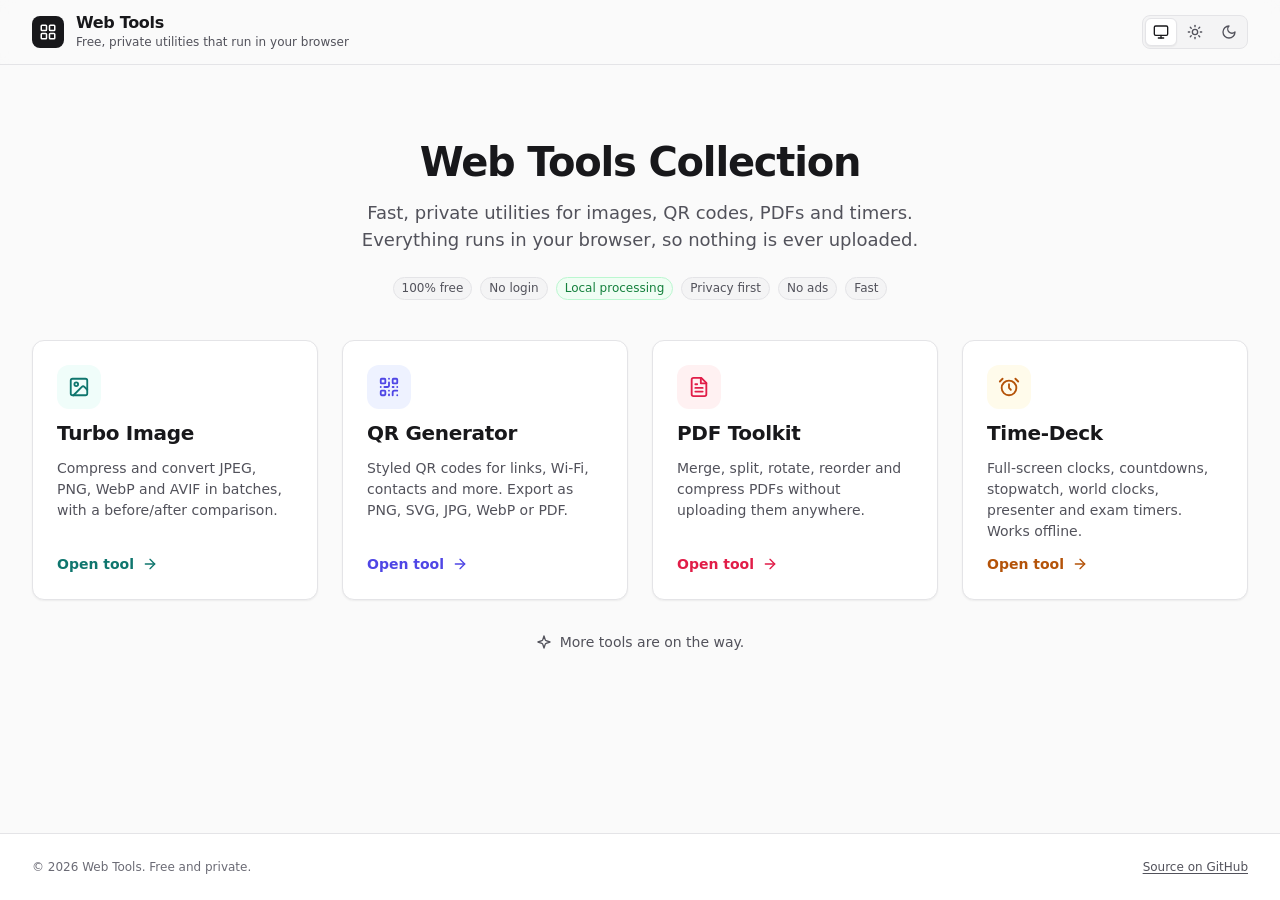
<file: index.html>
<!DOCTYPE html>
<html lang="en">
<head>
    <meta charset="UTF-8">
    <meta name="viewport" content="width=device-width, initial-scale=1.0">
    <meta name="color-scheme" content="light dark">
    <meta name="theme-color" content="#fafafa" media="(prefers-color-scheme: light)">
    <meta name="theme-color" content="#09090b" media="(prefers-color-scheme: dark)">
    <script>
      // Theme preference: 'system' (default) | 'light' | 'dark'. Applied before first
      // paint so there is no flash. Shared across all tools on this origin. See README.
      (function () {
        try {
          var d = document.documentElement, ls = localStorage;
          // One-time cleanup: earlier versions stored the OS value as if it were a choice.
          ls.removeItem('theme');
          ls.removeItem('pdf-theme');
          var p = ls.getItem('theme-preference');
          if (p !== 'light' && p !== 'dark') p = 'system';
          d.setAttribute('data-theme-pref', p);
          if (p !== 'system') {
            d.setAttribute('data-theme', p);
            var c = p === 'dark' ? '#09090b' : '#fafafa';
            var m = document.querySelectorAll('meta[name="theme-color"]');
            for (var i = 0; i < m.length; i++) m[i].setAttribute('content', c);
          }
        } catch (e) {}
      })();
    </script>

    <!-- SEO Meta Tags -->
    <title>Free Online Web Tools – Image Compressor, QR Code Generator, PDF Toolkit & Timers</title>
    <meta name="description" content="Free, private browser tools with no sign-up and no uploads: compress and convert images, generate QR codes, merge and split PDFs, and run full-screen clocks, countdowns and timers. Everything runs locally in your browser.">
    <meta name="keywords" content="free online tools, web tools, image compressor, image converter, webp converter, qr code generator, pdf merge, pdf split, pdf toolkit, online timer, countdown timer, stopwatch, world clock, presentation timer, privacy-first tools, no upload">
    <meta name="robots" content="index, follow, max-image-preview:large">
    <meta name="application-name" content="Web Tools Collection">

    <!-- Favicon -->
    <link rel="icon" type="image/svg+xml" href="favicon.svg">
    <link rel="icon" type="image/png" href="favicon.png">
    <link rel="apple-touch-icon" href="favicon.png">
    <link rel="sitemap" type="application/xml" href="https://chrisjdj.github.io/web-tools/sitemap.xml">

    <!-- Open Graph / Meta Tags for Social Sharing -->
    <meta property="og:type" content="website">
    <meta property="og:site_name" content="Web Tools Collection">
    <meta property="og:locale" content="en_US">
    <meta property="og:url" content="https://chrisjdj.github.io/web-tools/">
    <meta property="og:title" content="Web Tools Collection – Free, Private Browser Tools">
    <meta property="og:description" content="Compress images, generate QR codes, edit PDFs and run full-screen timers. Free, no sign-up, nothing uploaded.">
    <meta property="og:image" content="https://chrisjdj.github.io/web-tools/og-image.png">
    <meta property="og:image:width" content="1200">
    <meta property="og:image:height" content="630">
    <meta property="og:image:alt" content="Web Tools Collection: Turbo Image, QR Generator, PDF Toolkit and Time-Deck">

    <!-- Twitter Card Meta Tags -->
    <meta name="twitter:card" content="summary_large_image">
    <meta name="twitter:url" content="https://chrisjdj.github.io/web-tools/">
    <meta name="twitter:title" content="Web Tools Collection – Free, Private Browser Tools">
    <meta name="twitter:description" content="Compress images, generate QR codes, edit PDFs and run full-screen timers. Free, no sign-up, nothing uploaded.">
    <meta name="twitter:image" content="https://chrisjdj.github.io/web-tools/og-image.png">

    <!-- Structured data -->
    <script type="application/ld+json">
    {
      "@context": "https://schema.org",
      "@graph": [
        {
          "@type": "WebSite",
          "@id": "https://chrisjdj.github.io/web-tools/#website",
          "url": "https://chrisjdj.github.io/web-tools/",
          "name": "Web Tools Collection",
          "description": "Free, private browser tools: image compression, QR codes, PDF editing and timers. No sign-up, no uploads.",
          "inLanguage": "en"
        },
        {
          "@type": "ItemList",
          "name": "Tools",
          "itemListElement": [
            { "@type": "ListItem", "position": 1, "item": { "@type": "WebApplication", "name": "Turbo Image", "url": "https://chrisjdj.github.io/Turbo-Image/", "applicationCategory": "MultimediaApplication", "operatingSystem": "Any (web browser)", "description": "Compress and convert JPEG, PNG, WebP and AVIF images locally in your browser.", "offers": { "@type": "Offer", "price": "0", "priceCurrency": "USD" } } },
            { "@type": "ListItem", "position": 2, "item": { "@type": "WebApplication", "name": "QR Generator", "url": "https://chrisjdj.github.io/QR-Code-Gen/", "applicationCategory": "UtilitiesApplication", "operatingSystem": "Any (web browser)", "description": "Styled QR codes for links, Wi-Fi, contacts and more, exported as PNG, SVG, JPG, WebP or PDF.", "offers": { "@type": "Offer", "price": "0", "priceCurrency": "USD" } } },
            { "@type": "ListItem", "position": 3, "item": { "@type": "WebApplication", "name": "PDF Toolkit", "url": "https://chrisjdj.github.io/PDF-Toolkit/", "applicationCategory": "BusinessApplication", "operatingSystem": "Any (web browser)", "description": "Merge, split, rotate, reorder and compress PDFs without uploading them.", "offers": { "@type": "Offer", "price": "0", "priceCurrency": "USD" } } },
            { "@type": "ListItem", "position": 4, "item": { "@type": "WebApplication", "name": "Time-Deck", "url": "https://chrisjdj.github.io/Time-Deck/", "applicationCategory": "UtilitiesApplication", "operatingSystem": "Any (web browser)", "description": "Full-screen clocks, countdowns, stopwatch, world clocks, meeting planner, presenter and exam timers. Works offline.", "offers": { "@type": "Offer", "price": "0", "priceCurrency": "USD" } } }
          ]
        }
      ]
    }
    </script>

    <!-- Canonical Link -->
    <link rel="canonical" href="https://chrisjdj.github.io/web-tools/">

    <!-- Compiled from styles/main.scss (see README) -->
    <link rel="stylesheet" href="styles.css">
    <script type="module">
      import { initThemeSwitch } from './theme.js';
      initThemeSwitch();
    </script>
</head>
<body>
    <a class="skip-link" href="#main">Skip to main content</a>

    <header class="app-header">
        <div class="container app-header__inner">
            <a class="brand" href="./" aria-label="Web Tools home">
                <span class="brand__mark" aria-hidden="true">
                    <svg xmlns="http://www.w3.org/2000/svg" width="18" height="18" viewBox="0 0 24 24" fill="none" stroke="currentColor" stroke-width="2" stroke-linecap="round" stroke-linejoin="round"><rect width="7" height="7" x="3" y="3" rx="1"/><rect width="7" height="7" x="14" y="3" rx="1"/><rect width="7" height="7" x="14" y="14" rx="1"/><rect width="7" height="7" x="3" y="14" rx="1"/></svg>
                </span>
                <span class="brand__text">
                    <span class="brand__name">Web Tools</span>
                    <span class="brand__tagline">Free, private utilities that run in your browser</span>
                </span>
            </a>

            <div class="app-header__actions">
                <div class="segmented theme-switch" role="radiogroup" aria-label="Colour theme" data-theme-switch>
                    <button type="button" role="radio" class="segmented__item" data-theme-value="system" aria-label="System theme" title="System theme">
                        <svg aria-hidden="true" xmlns="http://www.w3.org/2000/svg" width="16" height="16" viewBox="0 0 24 24" fill="none" stroke="currentColor" stroke-width="2" stroke-linecap="round" stroke-linejoin="round"><rect width="20" height="14" x="2" y="3" rx="2"/><line x1="8" x2="16" y1="21" y2="21"/><line x1="12" x2="12" y1="17" y2="21"/></svg>
                    </button>
                    <button type="button" role="radio" class="segmented__item" data-theme-value="light" aria-label="Light theme" title="Light theme">
                        <svg aria-hidden="true" xmlns="http://www.w3.org/2000/svg" width="16" height="16" viewBox="0 0 24 24" fill="none" stroke="currentColor" stroke-width="2" stroke-linecap="round" stroke-linejoin="round"><circle cx="12" cy="12" r="4"/><path d="M12 2v2"/><path d="M12 20v2"/><path d="m4.93 4.93 1.41 1.41"/><path d="m17.66 17.66 1.41 1.41"/><path d="M2 12h2"/><path d="M20 12h2"/><path d="m6.34 17.66-1.41 1.41"/><path d="m19.07 4.93-1.41 1.41"/></svg>
                    </button>
                    <button type="button" role="radio" class="segmented__item" data-theme-value="dark" aria-label="Dark theme" title="Dark theme">
                        <svg aria-hidden="true" xmlns="http://www.w3.org/2000/svg" width="16" height="16" viewBox="0 0 24 24" fill="none" stroke="currentColor" stroke-width="2" stroke-linecap="round" stroke-linejoin="round"><path d="M12 3a6 6 0 0 0 9 9 9 9 0 1 1-9-9Z"/></svg>
                    </button>
                </div>
                <button type="button" class="btn btn--ghost btn--icon theme-cycle" data-theme-cycle aria-label="Theme: System. Switch to Light">
                    <svg data-theme-icon="system" aria-hidden="true" xmlns="http://www.w3.org/2000/svg" width="18" height="18" viewBox="0 0 24 24" fill="none" stroke="currentColor" stroke-width="2" stroke-linecap="round" stroke-linejoin="round"><rect width="20" height="14" x="2" y="3" rx="2"/><line x1="8" x2="16" y1="21" y2="21"/><line x1="12" x2="12" y1="17" y2="21"/></svg>
                    <svg data-theme-icon="light" hidden aria-hidden="true" xmlns="http://www.w3.org/2000/svg" width="18" height="18" viewBox="0 0 24 24" fill="none" stroke="currentColor" stroke-width="2" stroke-linecap="round" stroke-linejoin="round"><circle cx="12" cy="12" r="4"/><path d="M12 2v2"/><path d="M12 20v2"/><path d="m4.93 4.93 1.41 1.41"/><path d="m17.66 17.66 1.41 1.41"/><path d="M2 12h2"/><path d="M20 12h2"/><path d="m6.34 17.66-1.41 1.41"/><path d="m19.07 4.93-1.41 1.41"/></svg>
                    <svg data-theme-icon="dark" hidden aria-hidden="true" xmlns="http://www.w3.org/2000/svg" width="18" height="18" viewBox="0 0 24 24" fill="none" stroke="currentColor" stroke-width="2" stroke-linecap="round" stroke-linejoin="round"><path d="M12 3a6 6 0 0 0 9 9 9 9 0 1 1-9-9Z"/></svg>
                </button>
            </div>
        </div>
    </header>

    <main id="main" class="app-main" tabindex="-1">
        <div class="container">
            <section class="hero">
                <h1>Web Tools Collection</h1>
                <p>Fast, private utilities for images, QR codes, PDFs and timers. Everything runs in your browser, so nothing is ever uploaded.</p>
                <ul class="hero__badges" aria-label="Highlights">
                    <li class="badge">100% free</li>
                    <li class="badge">No login</li>
                    <li class="badge badge--success">Local processing</li>
                    <li class="badge">Privacy first</li>
                    <li class="badge">No ads</li>
                    <li class="badge">Fast</li>
                </ul>
            </section>

            <h2 class="sr-only">Tools</h2>
            <ul class="tool-grid">
                <li>
                    <a href="https://chrisjdj.github.io/Turbo-Image/" class="card tool-card tool-card--turbo">
                        <span class="tool-card__icon" aria-hidden="true">
                            <svg xmlns="http://www.w3.org/2000/svg" width="22" height="22" viewBox="0 0 24 24" fill="none" stroke="currentColor" stroke-width="2" stroke-linecap="round" stroke-linejoin="round"><rect width="18" height="18" x="3" y="3" rx="2" ry="2"/><circle cx="9" cy="9" r="2"/><path d="m21 15-3.086-3.086a2 2 0 0 0-2.828 0L6 21"/></svg>
                        </span>
                        <h2>Turbo Image</h2>
                        <p>Compress and convert JPEG, PNG, WebP and AVIF in batches, with a before/after comparison.</p>
                        <span class="tool-card__cta">Open tool
                            <svg aria-hidden="true" xmlns="http://www.w3.org/2000/svg" width="16" height="16" viewBox="0 0 24 24" fill="none" stroke="currentColor" stroke-width="2" stroke-linecap="round" stroke-linejoin="round"><path d="M5 12h14"/><path d="m12 5 7 7-7 7"/></svg>
                        </span>
                    </a>
                </li>
                <li>
                    <a href="https://chrisjdj.github.io/QR-Code-Gen/" class="card tool-card tool-card--qr">
                        <span class="tool-card__icon" aria-hidden="true">
                            <svg xmlns="http://www.w3.org/2000/svg" width="22" height="22" viewBox="0 0 24 24" fill="none" stroke="currentColor" stroke-width="2" stroke-linecap="round" stroke-linejoin="round"><rect width="5" height="5" x="3" y="3" rx="1"/><rect width="5" height="5" x="16" y="3" rx="1"/><rect width="5" height="5" x="3" y="16" rx="1"/><path d="M21 16h-3a2 2 0 0 0-2 2v3"/><path d="M21 21v.01"/><path d="M12 7v3a2 2 0 0 1-2 2H7"/><path d="M3 12h.01"/><path d="M12 3h.01"/><path d="M12 16v.01"/><path d="M16 12h1"/><path d="M21 12v.01"/><path d="M12 21v-1"/></svg>
                        </span>
                        <h2>QR Generator</h2>
                        <p>Styled QR codes for links, Wi-Fi, contacts and more. Export as PNG, SVG, JPG, WebP or PDF.</p>
                        <span class="tool-card__cta">Open tool
                            <svg aria-hidden="true" xmlns="http://www.w3.org/2000/svg" width="16" height="16" viewBox="0 0 24 24" fill="none" stroke="currentColor" stroke-width="2" stroke-linecap="round" stroke-linejoin="round"><path d="M5 12h14"/><path d="m12 5 7 7-7 7"/></svg>
                        </span>
                    </a>
                </li>
                <li>
                    <a href="https://chrisjdj.github.io/PDF-Toolkit/" class="card tool-card tool-card--pdf">
                        <span class="tool-card__icon" aria-hidden="true">
                            <svg xmlns="http://www.w3.org/2000/svg" width="22" height="22" viewBox="0 0 24 24" fill="none" stroke="currentColor" stroke-width="2" stroke-linecap="round" stroke-linejoin="round"><path d="M14.5 2H6a2 2 0 0 0-2 2v16a2 2 0 0 0 2 2h12a2 2 0 0 0 2-2V7.5L14.5 2z"/><polyline points="14 2 14 8 20 8"/><line x1="16" y1="13" x2="8" y2="13"/><line x1="16" y1="17" x2="8" y2="17"/><line x1="10" y1="9" x2="8" y2="9"/></svg>
                        </span>
                        <h2>PDF Toolkit</h2>
                        <p>Merge, split, rotate, reorder and compress PDFs without uploading them anywhere.</p>
                        <span class="tool-card__cta">Open tool
                            <svg aria-hidden="true" xmlns="http://www.w3.org/2000/svg" width="16" height="16" viewBox="0 0 24 24" fill="none" stroke="currentColor" stroke-width="2" stroke-linecap="round" stroke-linejoin="round"><path d="M5 12h14"/><path d="m12 5 7 7-7 7"/></svg>
                        </span>
                    </a>
                </li>
                <li>
                    <a href="https://chrisjdj.github.io/Time-Deck/" class="card tool-card tool-card--time">
                        <span class="tool-card__icon" aria-hidden="true">
                            <svg xmlns="http://www.w3.org/2000/svg" width="22" height="22" viewBox="0 0 24 24" fill="none" stroke="currentColor" stroke-width="2" stroke-linecap="round" stroke-linejoin="round"><circle cx="12" cy="13" r="8"/><path d="M12 9v4l2 2"/><path d="M5 3 2 6"/><path d="m22 6-3-3"/></svg>
                        </span>
                        <h2>Time-Deck</h2>
                        <p>Full-screen clocks, countdowns, stopwatch, world clocks, presenter and exam timers. Works offline.</p>
                        <span class="tool-card__cta">Open tool
                            <svg aria-hidden="true" xmlns="http://www.w3.org/2000/svg" width="16" height="16" viewBox="0 0 24 24" fill="none" stroke="currentColor" stroke-width="2" stroke-linecap="round" stroke-linejoin="round"><path d="M5 12h14"/><path d="m12 5 7 7-7 7"/></svg>
                        </span>
                    </a>
                </li>
            </ul>

            <p class="coming-soon">
                <svg aria-hidden="true" xmlns="http://www.w3.org/2000/svg" width="16" height="16" viewBox="0 0 24 24" fill="none" stroke="currentColor" stroke-width="2" stroke-linecap="round" stroke-linejoin="round"><path d="m12 3-1.912 5.813a2 2 0 0 1-1.275 1.275L3 12l5.813 1.912a2 2 0 0 1 1.275 1.275L12 21l1.912-5.813a2 2 0 0 1 1.275-1.275L21 12l-5.813-1.912a2 2 0 0 1-1.275-1.275L12 3Z"/></svg>
                More tools are on the way.
            </p>
        </div>
    </main>

    <footer class="app-footer app-footer--compact">
        <div class="container">
            <div class="app-footer__bottom">
                <p>&copy; 2026 Web Tools. Free and private.</p>
                <a href="https://github.com/chrisjdj/web-tools">Source on GitHub</a>
            </div>
        </div>
    </footer>
</body>
</html>
</file>
<file: styles.css>
:root{--font-sans: "Inter Variable", Inter, ui-sans-serif, system-ui, -apple-system, "Segoe UI", Roboto, sans-serif;--font-mono: ui-monospace, "SF Mono", "Cascadia Code", Menlo, Consolas, monospace;--text-xs: 0.75rem;--text-sm: 0.875rem;--text-base: 1rem;--text-lg: 1.125rem;--text-xl: 1.25rem;--text-2xl: clamp(1.375rem, 1.2rem + 0.8vw, 1.75rem);--text-3xl: clamp(1.75rem, 1.4rem + 1.6vw, 2.5rem);--leading-tight: 1.25;--leading-normal: 1.5;--space-1: 0.25rem;--space-2: 0.5rem;--space-3: 0.75rem;--space-4: 1rem;--space-5: 1.25rem;--space-6: 1.5rem;--space-8: 2rem;--space-10: 2.5rem;--space-12: 3rem;--container-max: 1280px;--gutter: var(--space-4);--header-height: 56px;--sidebar-width: 320px;--radius-sm: 6px;--radius-md: 8px;--radius-lg: 12px;--radius-full: 999px;--control-h: 36px;--control-h-sm: 32px;--control-h-lg: 44px;--z-sticky: 100;--z-dropdown: 200;--z-overlay: 300;--z-modal: 400;--z-toast: 500;--duration-fast: 120ms;--duration-base: 200ms;--ease-out: cubic-bezier(0.16, 1, 0.3, 1);color-scheme:light;--bg: #fafafa;--surface: #ffffff;--surface-raised: #ffffff;--surface-sunken: #f4f4f5;--surface-hover: #f4f4f5;--surface-active: #e4e4e7;--overlay: rgb(9 9 11 / 0.5);--header-bg: rgb(250 250 250 / 0.85);--border: #e4e4e7;--border-strong: #8a8a93;--divider: #f0f0f2;--text: #18181b;--text-muted: #52525b;--text-subtle: #6b6b75;--success-text: #15803d;--success-bg: #f0fdf4;--success-border: #bbf7d0;--warning-text: #92400e;--warning-bg: #fffbeb;--warning-border: #fde68a;--danger: #dc2626;--danger-hover: #b91c1c;--on-danger: #ffffff;--danger-text: #b91c1c;--danger-bg: #fef2f2;--danger-border: #fecaca;--info-text: #1d4ed8;--info-bg: #eff6ff;--info-border: #bfdbfe;--checker: #e4e4e7;--skeleton: #ececee;--shadow-sm: 0 1px 2px rgb(9 9 11 / 0.06);--shadow-md: 0 1px 2px rgb(9 9 11 / 0.06), 0 4px 12px rgb(9 9 11 / 0.06);--shadow-lg: 0 4px 6px rgb(9 9 11 / 0.05), 0 16px 40px rgb(9 9 11 / 0.12);--accent: #18181b;--accent-hover: #27272a;--accent-active: #3f3f46;--on-accent: #ffffff;--accent-subtle-bg: #f4f4f5;--accent-subtle-border: #e4e4e7;--accent-subtle-text: #18181b;--focus-ring: #18181b}@media(min-width: 768px){:root{--gutter: var(--space-6);--header-height: 64px}}@media(min-width: 1024px){:root{--gutter: var(--space-8)}}@media(prefers-color-scheme: dark){:root:not([data-theme=light]){color-scheme:dark;--bg: #09090b;--surface: #131316;--surface-raised: #1c1c20;--surface-sunken: #0f0f12;--surface-hover: #1f1f23;--surface-active: #2a2a2f;--overlay: rgb(0 0 0 / 0.7);--header-bg: rgb(9 9 11 / 0.85);--border: #27272a;--border-strong: #6b6b75;--divider: #1f1f23;--text: #fafafa;--text-muted: #a1a1aa;--text-subtle: #8b8b94;--success-text: #86efac;--success-bg: rgb(34 197 94 / 0.12);--success-border: rgb(34 197 94 / 0.3);--warning-text: #fcd34d;--warning-bg: rgb(245 158 11 / 0.12);--warning-border: rgb(245 158 11 / 0.3);--danger: #f87171;--danger-hover: #fca5a5;--on-danger: #0a0a0b;--danger-text: #fca5a5;--danger-bg: rgb(239 68 68 / 0.12);--danger-border: rgb(239 68 68 / 0.3);--info-text: #93c5fd;--info-bg: rgb(59 130 246 / 0.12);--info-border: rgb(59 130 246 / 0.3);--checker: #232327;--skeleton: #1f1f23;--shadow-sm: 0 1px 2px rgb(0 0 0 / 0.4);--shadow-md: 0 1px 2px rgb(0 0 0 / 0.4), 0 4px 12px rgb(0 0 0 / 0.3);--shadow-lg: 0 4px 6px rgb(0 0 0 / 0.3), 0 16px 40px rgb(0 0 0 / 0.5);--accent: #fafafa;--accent-hover: #e4e4e7;--accent-active: #d4d4d8;--on-accent: #09090b;--accent-subtle-bg: #1c1c20;--accent-subtle-border: #27272a;--accent-subtle-text: #fafafa;--focus-ring: #fafafa}}:root[data-theme=dark]{color-scheme:dark;--bg: #09090b;--surface: #131316;--surface-raised: #1c1c20;--surface-sunken: #0f0f12;--surface-hover: #1f1f23;--surface-active: #2a2a2f;--overlay: rgb(0 0 0 / 0.7);--header-bg: rgb(9 9 11 / 0.85);--border: #27272a;--border-strong: #6b6b75;--divider: #1f1f23;--text: #fafafa;--text-muted: #a1a1aa;--text-subtle: #8b8b94;--success-text: #86efac;--success-bg: rgb(34 197 94 / 0.12);--success-border: rgb(34 197 94 / 0.3);--warning-text: #fcd34d;--warning-bg: rgb(245 158 11 / 0.12);--warning-border: rgb(245 158 11 / 0.3);--danger: #f87171;--danger-hover: #fca5a5;--on-danger: #0a0a0b;--danger-text: #fca5a5;--danger-bg: rgb(239 68 68 / 0.12);--danger-border: rgb(239 68 68 / 0.3);--info-text: #93c5fd;--info-bg: rgb(59 130 246 / 0.12);--info-border: rgb(59 130 246 / 0.3);--checker: #232327;--skeleton: #1f1f23;--shadow-sm: 0 1px 2px rgb(0 0 0 / 0.4);--shadow-md: 0 1px 2px rgb(0 0 0 / 0.4), 0 4px 12px rgb(0 0 0 / 0.3);--shadow-lg: 0 4px 6px rgb(0 0 0 / 0.3), 0 16px 40px rgb(0 0 0 / 0.5);--accent: #fafafa;--accent-hover: #e4e4e7;--accent-active: #d4d4d8;--on-accent: #09090b;--accent-subtle-bg: #1c1c20;--accent-subtle-border: #27272a;--accent-subtle-text: #fafafa;--focus-ring: #fafafa}:root[data-theme-switching] *,:root[data-theme-switching] *::before,:root[data-theme-switching] *::after{transition:none !important}*,*::before,*::after{box-sizing:border-box}*{margin:0}html{-webkit-text-size-adjust:100%;text-size-adjust:100%;scroll-padding-top:calc(var(--header-height) + var(--space-4))}body{min-height:100vh;min-height:100dvh;display:flex;flex-direction:column;background:var(--bg);color:var(--text);font-family:var(--font-sans);font-size:var(--text-base);line-height:var(--leading-normal);font-feature-settings:"cv11","ss01";-webkit-font-smoothing:antialiased;-moz-osx-font-smoothing:grayscale;text-rendering:optimizeLegibility}h1,h2,h3,h4{line-height:var(--leading-tight);font-weight:600;letter-spacing:-0.015em;color:var(--text);text-wrap:balance}p{text-wrap:pretty}img,svg,canvas,video{display:block;max-width:100%}button,input,select,textarea{font:inherit;color:inherit}button{cursor:pointer}button:disabled{cursor:not-allowed}a{color:var(--accent-subtle-text);text-underline-offset:.2em}::selection{background:var(--accent-subtle-border);color:var(--text)}:focus-visible{outline:2px solid var(--focus-ring);outline-offset:2px}:focus:not(:focus-visible){outline:none}*{scrollbar-width:thin;scrollbar-color:var(--border-strong) rgba(0,0,0,0)}@media(pointer: coarse){:root{--control-h: 44px;--control-h-sm: 40px}}.sr-only{position:absolute !important;width:1px;height:1px;padding:0;margin:-1px;overflow:hidden;clip:rect(0, 0, 0, 0);white-space:nowrap;border:0}.hidden,[hidden]{display:none !important}.skip-link{position:fixed;top:var(--space-2);left:var(--space-2);z-index:calc(var(--z-toast) + 1);padding:var(--space-2) var(--space-4);border-radius:var(--radius-md);background:var(--accent);color:var(--on-accent);font-weight:600;text-decoration:none;transform:translateY(-200%)}.skip-link:focus-visible{transform:none}.spin{animation:spin .9s linear infinite}@keyframes spin{to{transform:rotate(360deg)}}@keyframes fade-in{from{opacity:0}}@keyframes rise-in{from{opacity:0;transform:translateY(6px)}}@media(prefers-reduced-motion: reduce){*,*::before,*::after{animation-duration:.01ms !important;animation-iteration-count:1 !important;transition-duration:.01ms !important;scroll-behavior:auto !important}}@media(forced-colors: active){.btn,.card,.input,.select,.segmented,.dropzone{border:1px solid CanvasText}}.noscript-banner{padding:var(--space-3) var(--gutter);background:var(--warning-bg);color:var(--warning-text);border-bottom:1px solid var(--warning-border);text-align:center;font-size:var(--text-sm)}.btn{--btn-bg: var(--surface);--btn-fg: var(--text);--btn-border: var(--border);--btn-bg-hover: var(--surface-hover);display:inline-flex;align-items:center;justify-content:center;gap:var(--space-2);min-height:var(--control-h);padding:0 var(--space-4);border:1px solid var(--btn-border);border-radius:var(--radius-md);background:var(--btn-bg);color:var(--btn-fg);font-size:var(--text-sm);font-weight:500;line-height:1;white-space:nowrap;text-decoration:none;user-select:none;transition:background-color var(--duration-fast) ease,border-color var(--duration-fast) ease,color var(--duration-fast) ease,box-shadow var(--duration-fast) ease}.btn svg{flex-shrink:0}@media(hover: hover){.btn:hover{background:var(--btn-bg-hover)}}.btn:active:not(:disabled){background:var(--btn-bg-active, var(--btn-bg-hover))}.btn:disabled,.btn[aria-disabled=true]{opacity:.5;pointer-events:none}.btn--primary{--btn-bg: var(--accent);--btn-fg: var(--on-accent);--btn-border: var(--accent);--btn-bg-hover: var(--accent-hover);--btn-bg-active: var(--accent-active);box-shadow:var(--shadow-sm)}.btn--secondary{box-shadow:var(--shadow-sm)}.btn--ghost{--btn-bg: transparent;--btn-border: transparent;--btn-fg: var(--text-muted)}@media(hover: hover){.btn--ghost:hover{color:var(--text)}}.btn--danger{--btn-bg: var(--danger);--btn-fg: var(--on-danger);--btn-border: var(--danger);--btn-bg-hover: var(--danger-hover)}.btn--danger-ghost{--btn-bg: transparent;--btn-border: transparent;--btn-fg: var(--danger-text);--btn-bg-hover: var(--danger-bg)}.btn--dashed{--btn-bg: transparent;--btn-fg: var(--text-muted);border-style:dashed;border-color:var(--border-strong)}@media(hover: hover){.btn--dashed:hover{color:var(--text);border-color:var(--text-muted)}}.btn--sm{min-height:var(--control-h-sm);padding:0 var(--space-3);font-size:var(--text-xs)}.btn--lg{min-height:var(--control-h-lg);padding:0 var(--space-5);font-size:var(--text-base)}.btn--block{width:100%}.btn--icon{padding:0;width:var(--control-h);min-width:var(--control-h)}.btn--icon.btn--sm{width:var(--control-h-sm);min-width:var(--control-h-sm)}.btn[aria-pressed=true]{--btn-bg: var(--accent-subtle-bg);--btn-border: var(--accent-subtle-border);--btn-fg: var(--accent-subtle-text);--btn-bg-hover: var(--accent-subtle-bg)}.card{background:var(--surface);border:1px solid var(--border);border-radius:var(--radius-lg);box-shadow:var(--shadow-sm);min-width:0}.card__header{display:flex;align-items:center;justify-content:space-between;gap:var(--space-3);padding:var(--space-4) var(--space-4) 0}.card__title{display:flex;align-items:center;gap:var(--space-2);font-size:var(--text-sm);font-weight:600;color:var(--text)}.card__title svg{color:var(--text-subtle)}.card__body{padding:var(--space-4);display:flex;flex-direction:column;gap:var(--space-4)}.card__footer{padding:var(--space-3) var(--space-4);border-top:1px solid var(--border);display:flex;gap:var(--space-2);flex-wrap:wrap}.field{display:flex;flex-direction:column;gap:var(--space-2);min-width:0;border:0;padding:0}.field__label{padding:0;display:flex;align-items:center;justify-content:space-between;gap:var(--space-2);font-size:var(--text-sm);font-weight:500;color:var(--text)}.field__value{font-family:var(--font-mono);font-size:var(--text-xs);color:var(--text-muted);font-variant-numeric:tabular-nums}.field__hint{font-size:var(--text-xs);color:var(--text-muted)}.field__error{font-size:var(--text-xs);color:var(--danger-text);font-weight:500}.input,.select,.textarea{width:100%;min-height:var(--control-h);padding:0 var(--space-3);border:1px solid var(--border-strong);border-radius:var(--radius-md);background:var(--surface);color:var(--text);font-size:max(16px,var(--text-sm));transition:border-color var(--duration-fast) ease,box-shadow var(--duration-fast) ease}@media(min-width: 768px){.input,.select,.textarea{font-size:var(--text-sm)}}.input::placeholder,.select::placeholder,.textarea::placeholder{color:var(--text-subtle)}@media(hover: hover){.input:hover,.select:hover,.textarea:hover{border-color:var(--text-muted)}}.input:focus-visible,.select:focus-visible,.textarea:focus-visible{outline:none;border-color:var(--focus-ring);box-shadow:0 0 0 3px var(--accent-subtle-border)}.input[aria-invalid=true],.input.invalid,.select[aria-invalid=true],.select.invalid,.textarea[aria-invalid=true],.textarea.invalid{border-color:var(--danger)}.input[aria-invalid=true]:focus-visible,.input.invalid:focus-visible,.select[aria-invalid=true]:focus-visible,.select.invalid:focus-visible,.textarea[aria-invalid=true]:focus-visible,.textarea.invalid:focus-visible{box-shadow:0 0 0 3px var(--danger-border)}.input:disabled,.select:disabled,.textarea:disabled{opacity:.6;cursor:not-allowed}.textarea{padding:var(--space-2) var(--space-3);min-height:88px;resize:vertical;line-height:var(--leading-normal)}.select{appearance:none;padding-right:var(--space-8);cursor:pointer;background-image:linear-gradient(45deg, transparent 50%, var(--text-muted) 50%),linear-gradient(135deg, var(--text-muted) 50%, transparent 50%);background-position:calc(100% - 18px) 50%,calc(100% - 13px) 50%;background-size:5px 5px;background-repeat:no-repeat}.select option{background:var(--surface);color:var(--text)}input[type=number].input{font-variant-numeric:tabular-nums}.checkbox{display:inline-flex;align-items:center;gap:var(--space-2);min-height:var(--control-h-sm);font-size:var(--text-sm);color:var(--text);cursor:pointer}.checkbox input{width:18px;height:18px;margin:0;accent-color:var(--accent);cursor:pointer;flex-shrink:0}.slider{width:100%;height:24px;margin:0;accent-color:var(--accent);cursor:pointer;background:rgba(0,0,0,0)}@media(pointer: coarse){.slider{height:36px}}.radio-card{position:relative;display:flex;align-items:flex-start;gap:var(--space-3);padding:var(--space-3);border:1px solid var(--border);border-radius:var(--radius-md);background:var(--surface);cursor:pointer;transition:border-color var(--duration-fast) ease,background-color var(--duration-fast) ease}@media(hover: hover){.radio-card:hover{border-color:var(--border-strong)}}.radio-card input{margin-top:2px;accent-color:var(--accent);width:16px;height:16px;flex-shrink:0}.radio-card:has(input:checked),.radio-card.is-selected{border-color:var(--accent);background:var(--accent-subtle-bg)}.radio-card:has(input:focus-visible){outline:2px solid var(--focus-ring);outline-offset:2px}.radio-card__title{font-size:var(--text-sm);font-weight:500;color:var(--text)}.radio-card__desc{font-size:var(--text-xs);color:var(--text-muted)}.segmented{display:inline-flex;align-items:stretch;gap:2px;padding:2px;border:1px solid var(--border);border-radius:var(--radius-md);background:var(--surface-sunken)}.segmented__item{flex:1 1 0;display:inline-flex;align-items:center;justify-content:center;gap:var(--space-2);min-height:calc(var(--control-h) - 6px);padding:0 var(--space-3);border:1px solid rgba(0,0,0,0);border-radius:calc(var(--radius-md) - 2px);background:rgba(0,0,0,0);color:var(--text-muted);font-size:var(--text-sm);font-weight:500;white-space:nowrap;transition:background-color var(--duration-fast) ease,color var(--duration-fast) ease}@media(hover: hover){.segmented__item:hover{color:var(--text)}}.segmented__item[aria-checked=true],.segmented__item[aria-pressed=true],.segmented__item.active{background:var(--surface-raised);border-color:var(--border);color:var(--text);box-shadow:var(--shadow-sm)}.segmented--block{display:flex;width:100%}.badge{display:inline-flex;align-items:center;gap:var(--space-1);padding:2px var(--space-2);border:1px solid var(--border);border-radius:var(--radius-full);background:var(--surface-sunken);color:var(--text-muted);font-size:var(--text-xs);font-weight:500;line-height:1.4;white-space:nowrap}.badge--accent{background:var(--accent-subtle-bg);border-color:var(--accent-subtle-border);color:var(--accent-subtle-text)}.badge--success{background:var(--success-bg);border-color:var(--success-border);color:var(--success-text)}.badge--warning{background:var(--warning-bg);border-color:var(--warning-border);color:var(--warning-text)}.badge--danger{background:var(--danger-bg);border-color:var(--danger-border);color:var(--danger-text)}.badge--info{background:var(--info-bg);border-color:var(--info-border);color:var(--info-text)}.alert{display:flex;align-items:flex-start;gap:var(--space-3);padding:var(--space-3) var(--space-4);border:1px solid var(--border);border-radius:var(--radius-md);background:var(--surface);color:var(--text);font-size:var(--text-sm);line-height:var(--leading-normal)}.alert>svg{flex-shrink:0;margin-top:2px}.alert__body{flex:1;min-width:0}.alert--success{background:var(--success-bg);border-color:var(--success-border)}.alert--success>svg{color:var(--success-text)}.alert--warning{background:var(--warning-bg);border-color:var(--warning-border)}.alert--warning>svg{color:var(--warning-text)}.alert--danger{background:var(--danger-bg);border-color:var(--danger-border)}.alert--danger>svg{color:var(--danger-text)}.alert--info{background:var(--info-bg);border-color:var(--info-border)}.alert--info>svg{color:var(--info-text)}.alert .btn{margin:calc(var(--space-2)*-1) calc(var(--space-2)*-1) calc(var(--space-2)*-1) 0}.toast-region{position:fixed;z-index:var(--z-toast);left:var(--space-4);right:var(--space-4);bottom:calc(var(--space-4) + env(safe-area-inset-bottom));display:flex;flex-direction:column;gap:var(--space-2);pointer-events:none}.toast-region>*{pointer-events:auto;box-shadow:var(--shadow-lg);background-color:var(--surface-raised);animation:rise-in var(--duration-base) var(--ease-out)}.toast-region>.alert--success{background-image:linear-gradient(var(--success-bg), var(--success-bg))}.toast-region>.alert--warning{background-image:linear-gradient(var(--warning-bg), var(--warning-bg))}.toast-region>.alert--danger{background-image:linear-gradient(var(--danger-bg), var(--danger-bg))}.toast-region>.alert--info{background-image:linear-gradient(var(--info-bg), var(--info-bg))}@media(min-width: 768px){.toast-region{left:auto;bottom:auto;top:calc(var(--header-height) + var(--space-4));right:var(--gutter);width:min(400px,100vw - 2*var(--gutter))}}.dialog{width:min(100% - 2*var(--space-4),1100px);max-width:none;max-height:calc(100dvh - 2*var(--space-4));margin:auto;padding:0;border:1px solid var(--border);border-radius:var(--radius-lg);background:var(--surface);color:var(--text);box-shadow:var(--shadow-lg);overflow:hidden}.dialog[open]{display:flex;flex-direction:column;animation:rise-in var(--duration-base) var(--ease-out)}.dialog::backdrop{background:var(--overlay);animation:fade-in var(--duration-base) ease}.dialog__header,.dialog__footer{display:flex;align-items:center;gap:var(--space-3);padding:var(--space-3) var(--space-4);flex-wrap:wrap}.dialog__header{border-bottom:1px solid var(--border);justify-content:space-between}.dialog__title{flex:1 1 0;min-width:0;font-size:var(--text-base);overflow:hidden;white-space:nowrap;text-overflow:ellipsis}.dialog__body{flex:1 1 auto;min-height:0;overflow:auto}.dialog__footer{border-top:1px solid var(--border)}@media(max-width: 639.98px){.dialog{width:100%;max-height:100dvh;height:100dvh;border-radius:0;border:0}}html:has(dialog[open]){overflow:hidden}.progress{height:6px;border-radius:var(--radius-full);background:var(--surface-sunken);border:1px solid var(--border);overflow:hidden}.progress__fill{height:100%;background:var(--accent);border-radius:inherit;transition:width var(--duration-base) var(--ease-out)}.spinner{width:32px;height:32px;border:3px solid var(--border);border-top-color:var(--accent);border-radius:50%;animation:spin .8s linear infinite}.skeleton{background:linear-gradient(90deg, var(--skeleton) 0%, var(--surface-hover) 50%, var(--skeleton) 100%);background-size:200% 100%;animation:shimmer 1.4s ease-in-out infinite}@keyframes shimmer{from{background-position:200% 0}to{background-position:-200% 0}}.kbd,kbd{display:inline-block;min-width:1.6em;padding:1px 6px;border:1px solid var(--border);border-bottom-width:2px;border-radius:var(--radius-sm);background:var(--surface);color:var(--text-muted);font-family:var(--font-mono);font-size:.8em;line-height:1.5;text-align:center}.dropzone{display:flex;flex-direction:column;align-items:center;justify-content:center;gap:var(--space-3);width:100%;padding:var(--space-8) var(--space-6);border:1.5px dashed var(--border-strong);border-radius:var(--radius-lg);background:var(--surface);color:var(--text);text-align:center;cursor:pointer;transition:border-color var(--duration-fast) ease,background-color var(--duration-fast) ease}.dropzone__icon{display:grid;place-items:center;width:48px;height:48px;border-radius:var(--radius-lg);background:var(--accent-subtle-bg);color:var(--accent-subtle-text)}.dropzone__title{font-size:var(--text-base);font-weight:600}.dropzone__hint{font-size:var(--text-sm);color:var(--text-muted);max-width:44ch}@media(hover: hover){.dropzone:hover{border-color:var(--accent);background:var(--accent-subtle-bg)}}.dropzone.is-dragging,.dropzone.drag-active,.dropzone.drag-over{border-color:var(--accent);border-style:solid;background:var(--accent-subtle-bg)}@media(min-width: 768px){.dropzone{padding:var(--space-10) var(--space-8)}}.empty-state{display:flex;flex-direction:column;align-items:center;text-align:center;gap:var(--space-3);padding:var(--space-10) var(--space-4);color:var(--text-muted)}.empty-state__icon{display:grid;place-items:center;width:56px;height:56px;border-radius:var(--radius-lg);background:var(--accent-subtle-bg);color:var(--accent-subtle-text)}.empty-state h2,.empty-state h3{font-size:var(--text-xl)}.empty-state p{max-width:48ch;font-size:var(--text-sm)}.checkerboard{background:repeating-conic-gradient(var(--checker) 0% 25%, transparent 0% 50%) 50%/16px 16px,var(--surface)}.container{width:100%;max-width:var(--container-max);margin-inline:auto;padding-inline:var(--gutter)}.app-header{position:sticky;top:0;z-index:var(--z-sticky);background:var(--header-bg);border-bottom:1px solid var(--border);backdrop-filter:saturate(180%) blur(8px);-webkit-backdrop-filter:saturate(180%) blur(8px)}.app-header__inner{display:flex;align-items:center;gap:var(--space-3);height:var(--header-height)}.app-header__actions{display:flex;align-items:center;gap:var(--space-2);margin-left:auto}.brand{display:flex;align-items:center;gap:var(--space-3);min-width:0;color:var(--text);text-decoration:none}.brand__mark{display:grid;place-items:center;flex-shrink:0;width:32px;height:32px;border-radius:var(--radius-md);background:var(--accent);color:var(--on-accent)}.brand__text{display:flex;flex-direction:column;min-width:0}.brand__name{font-size:var(--text-base);font-weight:650;letter-spacing:-0.02em;line-height:1.2;white-space:nowrap}.brand__tagline{display:none;font-size:var(--text-xs);color:var(--text-muted);white-space:nowrap;overflow:hidden;text-overflow:ellipsis}@media(min-width: 768px){.brand__tagline{display:block}}.privacy-pill{display:none}@media(min-width: 640px){.privacy-pill{display:inline-flex}}@media(max-width: 639.98px){.hub-link .hub-link__label{display:none}}.theme-switch{display:none}@media(min-width: 640px){.theme-switch{display:inline-flex}}.theme-switch .segmented__item{padding:0;width:32px;min-height:28px;flex:0 0 auto}@media(min-width: 640px){.theme-cycle{display:none}}.app-main{flex:1 0 auto;padding-block:var(--space-4) var(--space-10)}@media(min-width: 768px){.app-main{padding-block:var(--space-6) var(--space-12)}}.tool-layout{display:flex;flex-direction:column;gap:var(--space-4)}.tool-layout__workspace,.tool-layout__sidebar{min-width:0;display:flex;flex-direction:column;gap:var(--space-4)}@media(min-width: 1024px){.tool-layout{display:grid;grid-template-columns:var(--sidebar-width) minmax(0, 1fr);gap:var(--space-6);align-items:start}.tool-layout__sidebar{grid-column:1;grid-row:1;position:sticky;top:calc(var(--header-height) + var(--space-6));max-height:calc(100dvh - var(--header-height) - var(--space-12));overflow-y:auto;padding:3px;margin:-3px}.tool-layout__workspace{grid-column:2;grid-row:1}}.app-footer{border-top:1px solid var(--border);background:var(--surface);padding-block:var(--space-10) var(--space-8);color:var(--text-muted);font-size:var(--text-sm)}.app-footer__grid{display:grid;gap:var(--space-8)}@media(min-width: 1024px){.app-footer__grid{grid-template-columns:minmax(0, 2fr) minmax(0, 3fr);gap:var(--space-12)}}.app-footer h2{font-size:var(--text-lg);margin-bottom:var(--space-3)}.app-footer h3{font-size:var(--text-sm);margin-bottom:var(--space-4);color:var(--text)}.app-footer p{max-width:60ch}.app-footer__features{list-style:none;padding:0;display:grid;gap:var(--space-4)}@media(min-width: 640px){.app-footer__features{grid-template-columns:repeat(2, minmax(0, 1fr))}}.app-footer__features li{display:grid;grid-template-columns:auto 1fr;grid-template-rows:auto 1fr;gap:var(--space-1) var(--space-3);align-items:start}.app-footer__features strong{color:var(--text);font-weight:600}.app-footer__features .feature-icon{grid-row:span 2;display:grid;place-items:center;width:32px;height:32px;border-radius:var(--radius-md);background:var(--accent-subtle-bg);color:var(--accent-subtle-text)}.app-footer__bottom{display:flex;flex-wrap:wrap;gap:var(--space-2) var(--space-4);justify-content:space-between;margin-top:var(--space-8);padding-top:var(--space-6);border-top:1px solid var(--border);font-size:var(--text-xs);color:var(--text-subtle)}.app-footer__bottom a{color:var(--text-muted)}:root{--tool-turbo: #0f766e;--tool-turbo-bg: #f0fdfa;--tool-qr: #4f46e5;--tool-qr-bg: #eef2ff;--tool-pdf: #e11d48;--tool-pdf-bg: #fff1f2;--tool-time: #b45309;--tool-time-bg: #fffbeb}@media(prefers-color-scheme: dark){:root:not([data-theme=light]){--tool-turbo: #2dd4bf;--tool-turbo-bg: rgb(45 212 191 / 0.12);--tool-qr: #818cf8;--tool-qr-bg: rgb(129 140 248 / 0.14);--tool-pdf: #fb7185;--tool-pdf-bg: rgb(251 113 133 / 0.12);--tool-time: #fbbf24;--tool-time-bg: rgb(251 191 36 / 0.12)}}:root[data-theme=dark]{--tool-turbo: #2dd4bf;--tool-turbo-bg: rgb(45 212 191 / 0.12);--tool-qr: #818cf8;--tool-qr-bg: rgb(129 140 248 / 0.14);--tool-pdf: #fb7185;--tool-pdf-bg: rgb(251 113 133 / 0.12);--tool-time: #fbbf24;--tool-time-bg: rgb(251 191 36 / 0.12)}.hero{padding-block:var(--space-10) var(--space-8);text-align:center}@media(min-width: 768px){.hero{padding-block:var(--space-12) var(--space-10)}}.hero h1{font-size:var(--text-3xl);font-weight:700;letter-spacing:-0.03em}.hero p{margin:var(--space-3) auto 0;max-width:56ch;color:var(--text-muted);font-size:var(--text-lg)}.hero__badges{display:flex;flex-wrap:wrap;justify-content:center;gap:var(--space-2);margin:var(--space-6) auto 0;padding:0;list-style:none;max-width:640px}.tool-grid{display:grid;gap:var(--space-4);list-style:none;padding:0}@media(min-width: 768px){.tool-grid{grid-template-columns:repeat(2, minmax(0, 1fr));gap:var(--space-6)}}@media(min-width: 1024px){.tool-grid{grid-template-columns:repeat(4, minmax(0, 1fr))}}.tool-card{--tool: var(--accent);--tool-bg: var(--accent-subtle-bg);position:relative;display:flex;flex-direction:column;gap:var(--space-3);height:100%;padding:var(--space-6);color:var(--text);text-decoration:none;transition:border-color var(--duration-fast) ease,box-shadow var(--duration-fast) ease}.tool-card--turbo{--tool: var(--tool-turbo);--tool-bg: var(--tool-turbo-bg)}.tool-card--qr{--tool: var(--tool-qr);--tool-bg: var(--tool-qr-bg)}.tool-card--pdf{--tool: var(--tool-pdf);--tool-bg: var(--tool-pdf-bg)}.tool-card--time{--tool: var(--tool-time);--tool-bg: var(--tool-time-bg)}@media(hover: hover){.tool-card:hover{border-color:var(--tool);box-shadow:var(--shadow-md)}}.tool-card:focus-visible{outline-color:var(--tool)}.tool-card__icon{display:grid;place-items:center;width:44px;height:44px;border-radius:var(--radius-lg);background:var(--tool-bg);color:var(--tool)}.tool-card h2{font-size:var(--text-xl)}.tool-card p{color:var(--text-muted);font-size:var(--text-sm);flex:1}.tool-card__cta{display:inline-flex;align-items:center;gap:var(--space-2);color:var(--tool);font-size:var(--text-sm);font-weight:600}.coming-soon{display:flex;align-items:center;justify-content:center;gap:var(--space-2);margin-top:var(--space-8);color:var(--text-muted);font-size:var(--text-sm);text-align:center}.app-footer--compact{padding-block:var(--space-6)}.app-footer--compact .app-footer__bottom{margin-top:0;padding-top:0;border-top:0}
</file>
